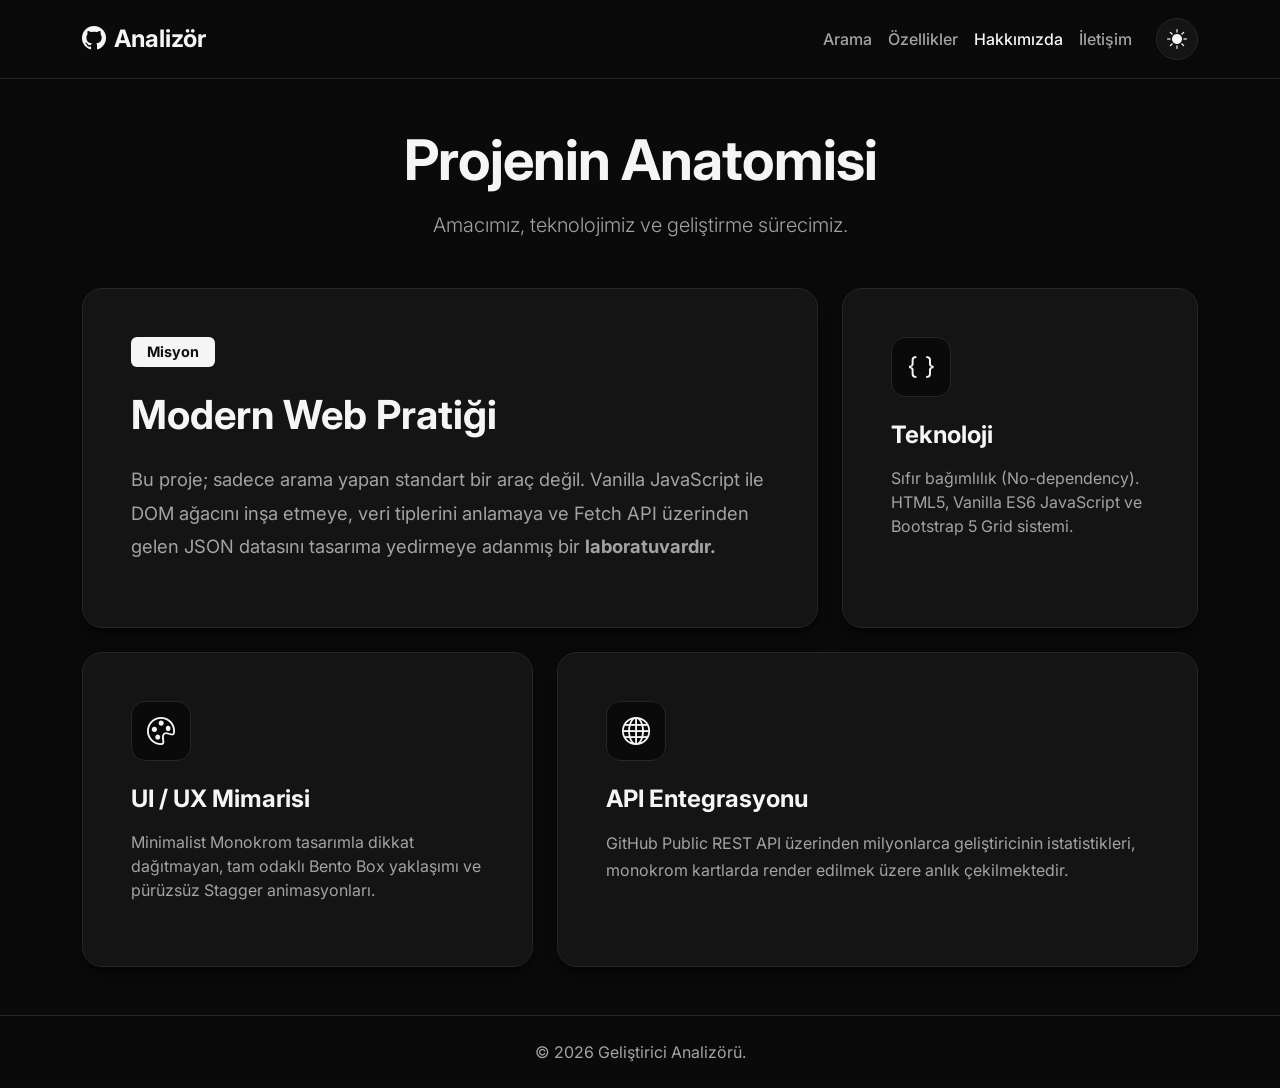
<file: hakkimizda.html>
<!DOCTYPE html>
<html lang="tr" data-bs-theme="dark">

<head>
    <meta charset="UTF-8">
    <meta name="viewport" content="width=device-width, initial-scale=1.0">
    <title>Hakkımızda - GitHub Profil Analizörü</title>

    <link rel="preconnect" href="https://fonts.googleapis.com">
    <link rel="preconnect" href="https://fonts.gstatic.com" crossorigin>
    <link href="https://fonts.googleapis.com/css2?family=Inter:wght@300;400;500;600;700;800&display=swap"
        rel="stylesheet">
    <link rel="stylesheet" href="https://cdn.jsdelivr.net/npm/bootstrap-icons@1.11.3/font/bootstrap-icons.min.css">
    <link href="https://cdn.jsdelivr.net/npm/bootstrap@5.3.3/dist/css/bootstrap.min.css" rel="stylesheet">
    <link rel="stylesheet" href="style.css">
</head>

<body class="d-flex flex-column min-vh-100">

    <nav class="navbar navbar-expand-lg custom-navbar">
        <div class="container py-2">
            <a class="navbar-brand fw-bold fs-4" href="index.html" style="color: var(--text-color);">
                <i class="bi bi-github me-2"></i>Analizör
            </a>
            <button class="navbar-toggler" type="button" data-bs-toggle="collapse" data-bs-target="#navbarNav"
                style="border-color: var(--card-border);">
                <i class="bi bi-list fs-2" style="color: var(--text-color);"></i>
            </button>
            <div class="collapse navbar-collapse" id="navbarNav">
                <ul class="navbar-nav ms-auto align-items-lg-center">
                    <li class="nav-item"><a class="nav-link fw-medium" href="index.html"
                            style="color: var(--text-secondary);">Arama</a></li>
                    <li class="nav-item"><a class="nav-link fw-medium" href="ozellikler.html"
                            style="color: var(--text-secondary);">Özellikler</a></li>
                    <li class="nav-item"><a class="nav-link fw-medium active" href="hakkimizda.html"
                            style="color: var(--text-color);">Hakkımızda</a></li>
                    <li class="nav-item"><a class="nav-link fw-medium" href="iletisim.html"
                            style="color: var(--text-secondary);">İletişim</a></li>

                    <li class="nav-item ms-lg-3 mt-3 mt-lg-0">
                        <button id="themeToggleBtn" class="btn btn-sm d-flex align-items-center justify-content-center"
                            style="width: 42px; height: 42px; border-radius: 50%; background-color: var(--card-bg); border: 1px solid var(--card-border); color: var(--text-color);">
                            <i id="themeIcon" class="bi bi-sun-fill fs-5"></i>
                        </button>
                    </li>
                </ul>
            </div>
        </div>
    </nav>


    <main class="container my-5 flex-grow-1">

        <div class="text-center animate-fade-up mb-5">
            <h1 class="display-4 fw-bolder mb-3" style="letter-spacing: -1px;">Projenin Anatomisi</h1>
            <p class="lead" style="color: var(--text-secondary);">Amacımız, teknolojimiz ve geliştirme sürecimiz.</p>
        </div>

        <div class="row g-4">


            <div class="col-lg-8 animate-fade-up delay-1">
                <div class="custom-card h-100 p-4 p-md-5 d-flex flex-column justify-content-center">

                    <span class="badge mb-4"
                        style="background-color: var(--primary); color: var(--btn-text); width: max-content; font-size: 0.9rem; padding: 0.5rem 1rem;">Misyon</span>
                    <h2 class="fw-bold fs-1 mb-4">Modern Web Pratiği</h2>
                    <p style="color: var(--text-secondary); line-height: 1.8; font-size: 1.15rem;">Bu proje; sadece
                        arama yapan standart bir araç değil. Vanilla JavaScript ile DOM ağacını inşa etmeye, veri
                        tiplerini anlamaya ve Fetch API üzerinden gelen JSON datasını tasarıma yedirmeye adanmış bir
                        <strong>laboratuvardır.</strong>
                    </p>
                </div>
            </div>


            <div class="col-lg-4 animate-fade-up delay-2">
                <div class="custom-card h-100 p-4 p-md-5">
                    <div class="bento-icon">
                        <i class="bi bi-braces fs-3"></i>
                    </div>
                    <h4 class="fw-bold mb-3">Teknoloji</h4>
                    <p style="color: var(--text-secondary);">Sıfır bağımlılık (No-dependency). HTML5, Vanilla ES6
                        JavaScript ve Bootstrap 5 Grid sistemi.</p>
                </div>
            </div>


            <div class="col-lg-5 animate-fade-up delay-3">
                <div class="custom-card h-100 p-4 p-md-5">
                    <div class="bento-icon">
                        <i class="bi bi-palette fs-3"></i>
                    </div>
                    <h4 class="fw-bold mb-3">UI / UX Mimarisi</h4>
                    <p style="color: var(--text-secondary);">Minimalist Monokrom tasarımla dikkat dağıtmayan, tam odaklı
                        Bento Box yaklaşımı ve pürüzsüz Stagger animasyonları.</p>
                </div>
            </div>


            <div class="col-lg-7 animate-fade-up delay-4">
                <div class="custom-card h-100 p-4 p-md-5 d-flex flex-column justify-content-between">
                    <div>
                        <div class="bento-icon">
                            <i class="bi bi-globe fs-3"></i>
                        </div>
                        <h4 class="fw-bold mb-3">API Entegrasyonu</h4>
                        <p style="color: var(--text-secondary); line-height: 1.7;">GitHub Public REST API üzerinden
                            milyonlarca geliştiricinin istatistikleri, monokrom kartlarda render edilmek üzere anlık
                            çekilmektedir.</p>
                    </div>
                </div>
            </div>

        </div>
    </main>

    <footer class="custom-footer text-center py-4 mt-auto">
        <div class="container">
            <p class="mb-0" style="color: var(--text-secondary);">&copy; 2026 Geliştirici Analizörü.</p>
        </div>
    </footer>

    <script src="https://cdn.jsdelivr.net/npm/bootstrap@5.3.3/dist/js/bootstrap.bundle.min.js"></script>
    <script src="app.js"></script>
</body>

</html>
</file>
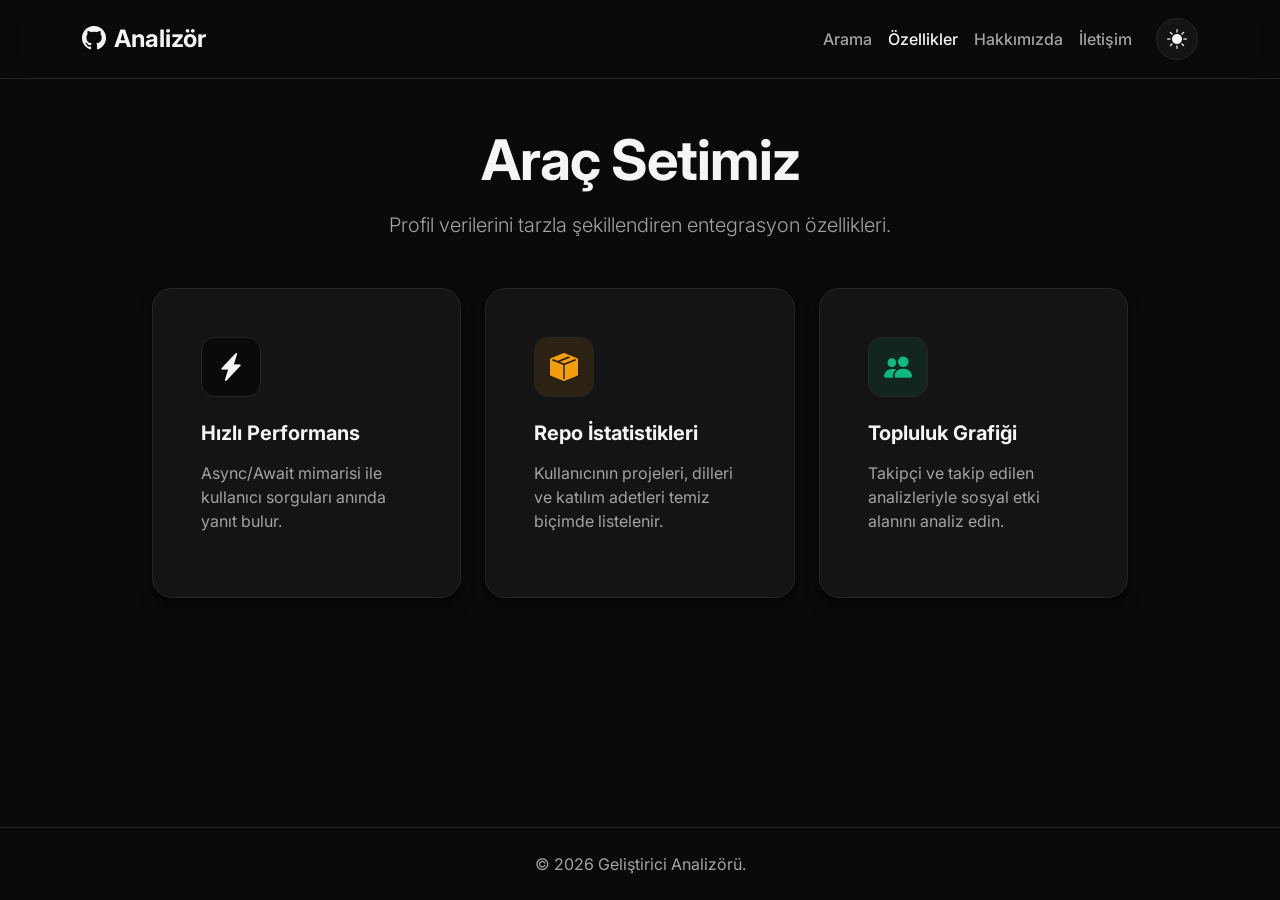
<file: ozellikler.html>
<!DOCTYPE html>
<html lang="tr" data-bs-theme="dark">

<head>
    <meta charset="UTF-8">
    <meta name="viewport" content="width=device-width, initial-scale=1.0">
    <title>Özellikler - GitHub Profil Analizörü</title>

    <link rel="preconnect" href="https://fonts.googleapis.com">
    <link rel="preconnect" href="https://fonts.gstatic.com" crossorigin>
    <link href="https://fonts.googleapis.com/css2?family=Inter:wght@300;400;500;600;700;800&display=swap"
        rel="stylesheet">
    <link rel="stylesheet" href="https://cdn.jsdelivr.net/npm/bootstrap-icons@1.11.3/font/bootstrap-icons.min.css">
    <link href="https://cdn.jsdelivr.net/npm/bootstrap@5.3.3/dist/css/bootstrap.min.css" rel="stylesheet">
    <link rel="stylesheet" href="style.css">
</head>

<body class="d-flex flex-column min-vh-100">

    <nav class="navbar navbar-expand-lg custom-navbar">
        <div class="container py-2">
            <a class="navbar-brand fw-bold fs-4" href="index.html" style="color: var(--text-color);">
                <i class="bi bi-github me-2"></i>Analizör
            </a>
            <button class="navbar-toggler" type="button" data-bs-toggle="collapse" data-bs-target="#navbarNav"
                style="border-color: var(--card-border);">
                <i class="bi bi-list fs-2" style="color: var(--text-color);"></i>
            </button>
            <div class="collapse navbar-collapse" id="navbarNav">
                <ul class="navbar-nav ms-auto align-items-lg-center">
                    <li class="nav-item"><a class="nav-link fw-medium" href="index.html"
                            style="color: var(--text-secondary);">Arama</a></li>
                    <li class="nav-item"><a class="nav-link fw-medium active" href="ozellikler.html"
                            style="color: var(--text-color);">Özellikler</a></li>
                    <li class="nav-item"><a class="nav-link fw-medium" href="hakkimizda.html"
                            style="color: var(--text-secondary);">Hakkımızda</a></li>
                    <li class="nav-item"><a class="nav-link fw-medium" href="iletisim.html"
                            style="color: var(--text-secondary);">İletişim</a></li>

                    <li class="nav-item ms-lg-3 mt-3 mt-lg-0">
                        <button id="themeToggleBtn" class="btn btn-sm d-flex align-items-center justify-content-center"
                            style="width: 42px; height: 42px; border-radius: 50%; background-color: var(--card-bg); border: 1px solid var(--card-border); color: var(--text-color);">
                            <i id="themeIcon" class="bi bi-sun-fill fs-5"></i>
                        </button>
                    </li>
                </ul>
            </div>
        </div>
    </nav>

    <main class="container my-5 flex-grow-1">
        <div class="text-center animate-fade-up mb-5 w-100 mx-auto" style="max-width: 800px;">
            <h1 class="display-4 fw-bolder mb-3" style="letter-spacing: -1px;">Araç Setimiz</h1>
            <p class="lead" style="color: var(--text-secondary);">Profil verilerini tarzla şekillendiren entegrasyon
                özellikleri.</p>
        </div>

        <div class="row g-4 w-100 mx-auto" style="max-width: 1000px;">

            <div class="col-md-4 animate-fade-up delay-1">
                <div class="custom-card h-100 p-4 p-md-5">
                    <div class="bento-icon">
                        <i class="bi bi-lightning-charge-fill fs-3"></i>
                    </div>
                    <h5 class="fw-bold mb-3">Hızlı Performans</h5>
                    <p style="color: var(--text-secondary);">Async/Await mimarisi ile kullanıcı sorguları anında yanıt
                        bulur.</p>
                </div>
            </div>


            <div class="col-md-4 animate-fade-up delay-2">
                <div class="custom-card h-100 p-4 p-md-5">
                    <div class="bento-icon" style="color: #f59e0b; background-color: rgba(245, 158, 11, 0.1);">
                        <i class="bi bi-box-seam-fill fs-3"></i>
                    </div>
                    <h5 class="fw-bold mb-3">Repo İstatistikleri</h5>
                    <p style="color: var(--text-secondary);">Kullanıcının projeleri, dilleri ve katılım adetleri temiz
                        biçimde listelenir.</p>
                </div>
            </div>


            <div class="col-md-4 animate-fade-up delay-3">
                <div class="custom-card h-100 p-4 p-md-5">
                    <div class="bento-icon" style="color: #10b981; background-color: rgba(16, 185, 129, 0.1);">
                        <i class="bi bi-people-fill fs-3"></i>
                    </div>
                    <h5 class="fw-bold mb-3">Topluluk Grafiği</h5>
                    <p style="color: var(--text-secondary);">Takipçi ve takip edilen analizleriyle sosyal etki alanını
                        analiz edin.</p>
                </div>
            </div>
        </div>
    </main>

    <footer class="custom-footer text-center py-4 mt-auto">
        <div class="container">
            <p class="mb-0" style="color: var(--text-secondary);">&copy; 2026 Geliştirici Analizörü.</p>
        </div>
    </footer>

    <script src="https://cdn.jsdelivr.net/npm/bootstrap@5.3.3/dist/js/bootstrap.bundle.min.js"></script>
    <script src="app.js"></script>
</body>

</html>
</file>
<file: style.css>
@import url('https://fonts.googleapis.com/css2?family=Inter:wght@300;400;500;600;700;800&display=swap');

/* TEMA DEĞİŞKENLERİ */

/* Açık Tema */
:root {
    --bg-color: #ffffff;
    --text-color: #111111;
    --text-secondary: #666666;
    --nav-bg: rgba(255, 255, 255, 0.8);
    --card-bg: #f9f9f9;
    --card-border: #e0e0e0;
    --input-bg: #ffffff;
    --primary: #111111;
    --primary-hover: #333333;
    --btn-text: #ffffff;
    --glow-shadow: rgba(0, 0, 0, 0.15);
    --shadow-soft: 0 4px 6px -1px rgba(0, 0, 0, 0.05), 0 2px 4px -1px rgba(0, 0, 0, 0.03);

    --radius-lg: 20px;
}

/* Koyu Tema */
[data-bs-theme="dark"] {
    --bg-color: #0a0a0a;
    --text-color: #f5f5f5;
    --text-secondary: #a3a3a3;
    --nav-bg: rgba(10, 10, 10, 0.8);
    --card-bg: #141414;
    --card-border: #262626;
    --input-bg: #0a0a0a;
    --primary: #f5f5f5;
    --primary-hover: #cccccc;
    --btn-text: #111111;
    --glow-shadow: rgba(255, 255, 255, 0.2);
    --shadow-soft: 0 10px 15px -3px rgba(0, 0, 0, 0.5), 0 4px 6px -2px rgba(0, 0, 0, 0.3);
}

/* GENEL AYARLAR */
body {
    font-family: 'Inter', sans-serif;
    background-color: var(--bg-color) !important;
    color: var(--text-color) !important;
    transition: background-color 0.4s ease, color 0.4s ease;
}

h1,
h2,
h3,
h4,
h5,
h6 {
    color: var(--text-color);
}

/* NAVBAR & FOOTER */
.custom-navbar {
    background-color: var(--nav-bg) !important;
    backdrop-filter: blur(12px);
    -webkit-backdrop-filter: blur(12px);
    border-bottom: 1px solid var(--card-border) !important;
    position: sticky;
    top: 0;
    z-index: 1000;
    transition: background-color 0.4s ease, border-color 0.4s ease;
}

.custom-footer {
    background-color: transparent !important;
    border-top: 1px solid var(--card-border) !important;
}

/* KARTLAR */
.custom-card {
    background-color: var(--card-bg);
    border: 1px solid var(--card-border);
    border-radius: var(--radius-lg);
    box-shadow: var(--shadow-soft);
    transition: all 0.4s cubic-bezier(0.4, 0, 0.2, 1);
}

.custom-card:hover {
    transform: translateY(-4px) scale(1.01);
    box-shadow: 0 20px 25px -5px rgba(0, 0, 0, 0.1), 0 10px 10px -5px rgba(0, 0, 0, 0.04);
    border-color: var(--primary);
}

.bento-icon {
    display: inline-flex;
    align-items: center;
    justify-content: center;
    width: 60px;
    height: 60px;
    border-radius: 14px;
    background-color: var(--bg-color);
    color: var(--primary);
    border: 1px solid var(--card-border);
    margin-bottom: 1.5rem;
}

/* INPUT VE BUTONLAR */
.custom-input {
    background-color: var(--card-bg);
    border: 1px solid var(--card-border);
    color: var(--text-color);
    border-radius: 14px !important;
    padding: 1.2rem 1.5rem;
    transition: all 0.3s ease;
    font-size: 1.05rem;
}

.custom-input:focus {
    background-color: var(--input-bg);
    border-color: var(--primary);
    color: var(--text-color);
    box-shadow: 0 0 0 4px var(--glow-shadow);
    outline: none;
}

.custom-input::placeholder {
    color: var(--text-secondary);
}

.custom-label {
    color: var(--text-color);
    font-weight: 500;
}

.custom-btn {
    border-radius: 14px !important;
    padding: 1rem 2rem;
    font-weight: 600;
    transition: all 0.3s ease;
    background-color: var(--primary);
    border: 1px solid var(--primary);
    color: var(--btn-text) !important;
}

.custom-btn:hover {
    background-color: var(--primary-hover);
    border-color: var(--primary-hover);
    transform: translateY(-2px);
    box-shadow: 0 4px 14px var(--glow-shadow);
    color: var(--btn-text) !important;
}

.search-btn {
    border-radius: 0 14px 14px 0 !important;
}

.search-input {
    border-radius: 14px 0 0 14px !important;
    border-right: none;
}

/* ANİMASYONLAR */
@keyframes fadeInUp {
    from {
        opacity: 0;
        transform: translateY(30px) scale(0.98);
    }

    to {
        opacity: 1;
        transform: translateY(0) scale(1);
    }
}

.animate-fade-up {
    opacity: 0;
    animation: fadeInUp 0.8s cubic-bezier(0.16, 1, 0.3, 1) forwards;
}

.delay-1 {
    animation-delay: 0.15s;
}

.delay-2 {
    animation-delay: 0.30s;
}

.delay-3 {
    animation-delay: 0.45s;
}

.delay-4 {
    animation-delay: 0.60s;
}

/* FİLTRE PİLLERİ */
.filter-pill {
    background-color: var(--card-bg);
    border: 1px solid var(--card-border);
    color: var(--text-secondary);
    border-radius: 999px;
    padding: 0.3rem 1rem;
    font-size: 0.82rem;
    font-weight: 500;
    cursor: pointer;
    transition: all 0.2s ease;
}

.filter-pill:hover {
    border-color: var(--primary);
    color: var(--text-color);
}

.filter-pill.active {
    background-color: var(--primary);
    border-color: var(--primary);
    color: var(--btn-text);
}

/* GEÇMİŞ CHİPLERİ */
.history-chip {
    background-color: var(--card-bg);
    border: 1px solid var(--card-border);
    color: var(--text-secondary);
    border-radius: 999px;
    padding: 0.3rem 0.9rem;
    font-size: 0.82rem;
    font-weight: 500;
    cursor: pointer;
    transition: all 0.2s ease;
}

.history-chip:hover {
    border-color: var(--primary);
    color: var(--text-color);
    transform: translateY(-1px);
}

/* DİL ANALİZ BARLARI - profil.html */
.lang-bar-track {
    background-color: var(--card-border);
    border-radius: 999px;
    height: 6px;
    overflow: hidden;
}

.lang-bar-fill {
    height: 100%;
    border-radius: 999px;
    transition: width 1s cubic-bezier(0.16, 1, 0.3, 1);
}

/* PROFİL DETAY - profil.html */
.stat-box {
    background-color: var(--card-bg);
    border: 1px solid var(--card-border);
    border-radius: var(--radius-lg);
    padding: 1rem;
    text-align: center;
    transition: all 0.3s ease;
}

.stat-box:hover {
    border-color: var(--primary);
    transform: translateY(-2px);
}

.insight-row {
    display: flex;
    justify-content: space-between;
    align-items: center;
    padding: 0.65rem 0;
    border-bottom: 1px solid var(--card-border);
}

.insight-row:last-child {
    border-bottom: none;
}
</file>
